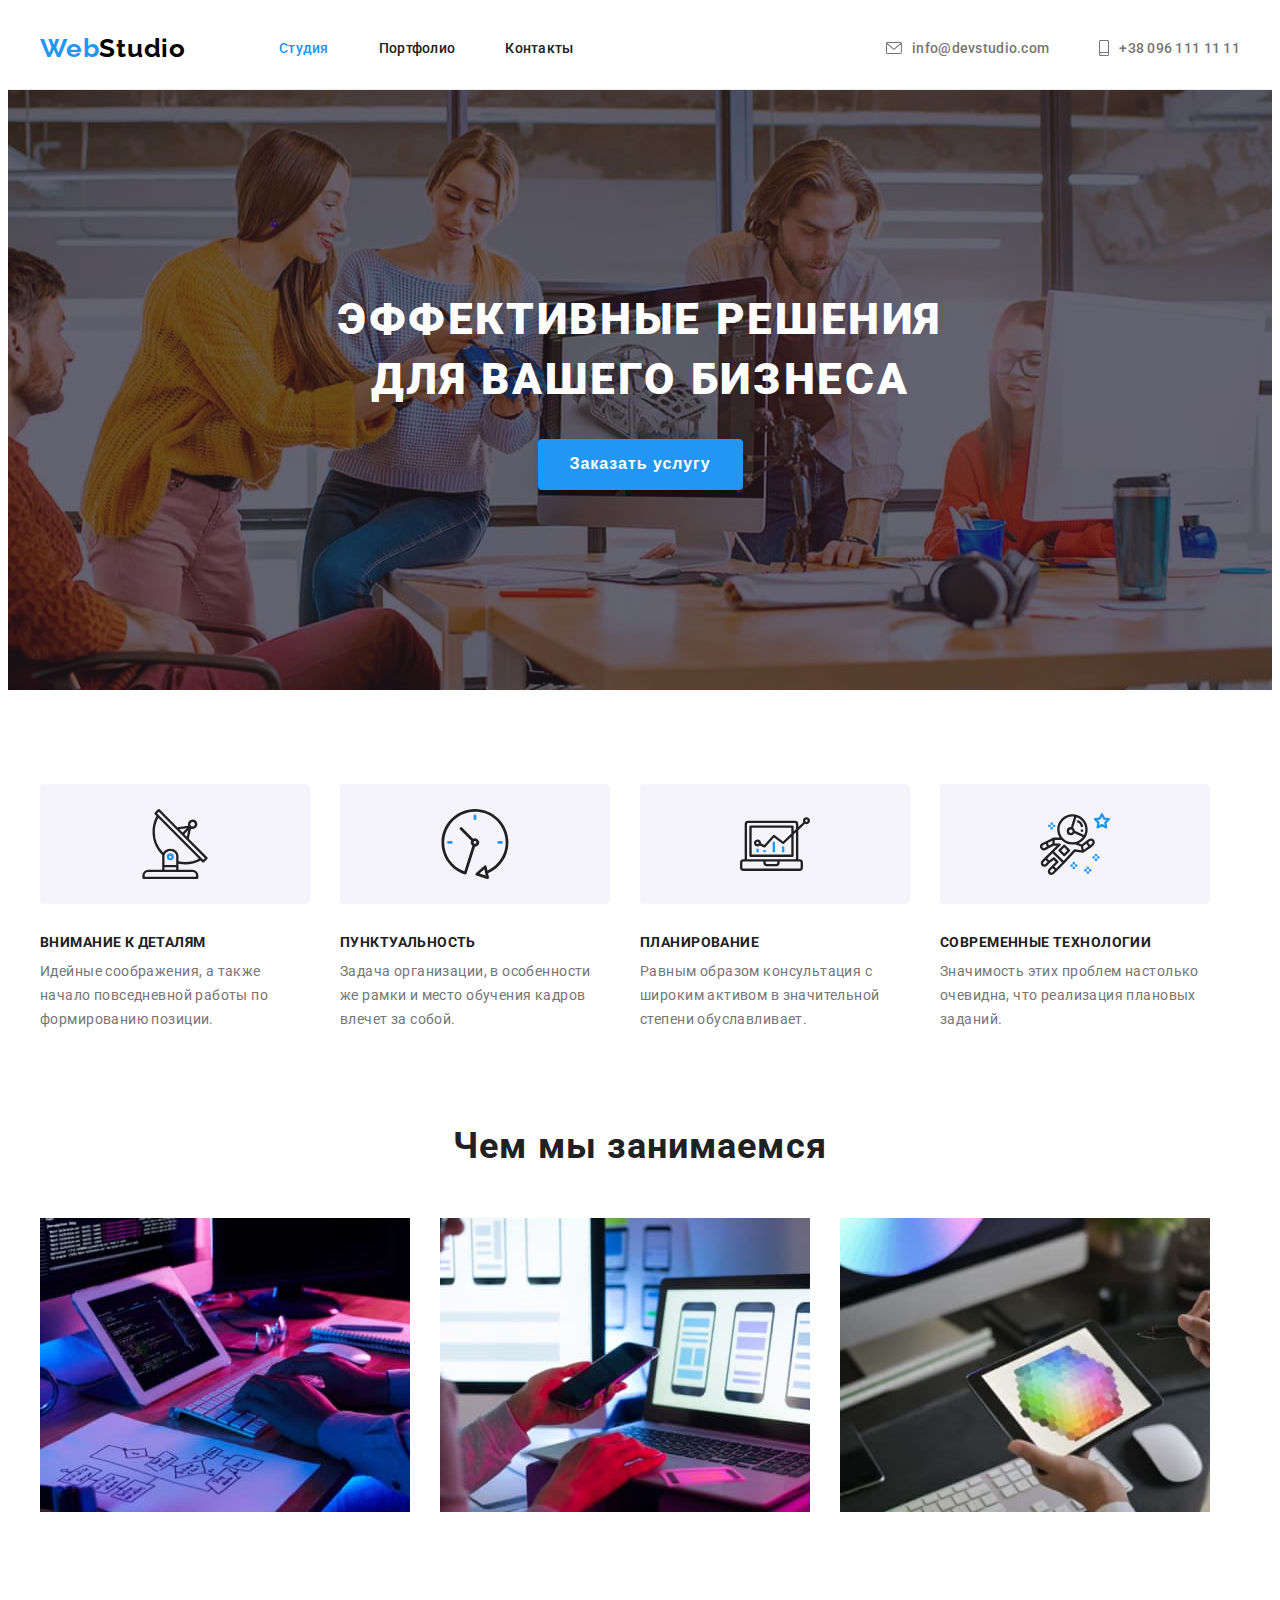
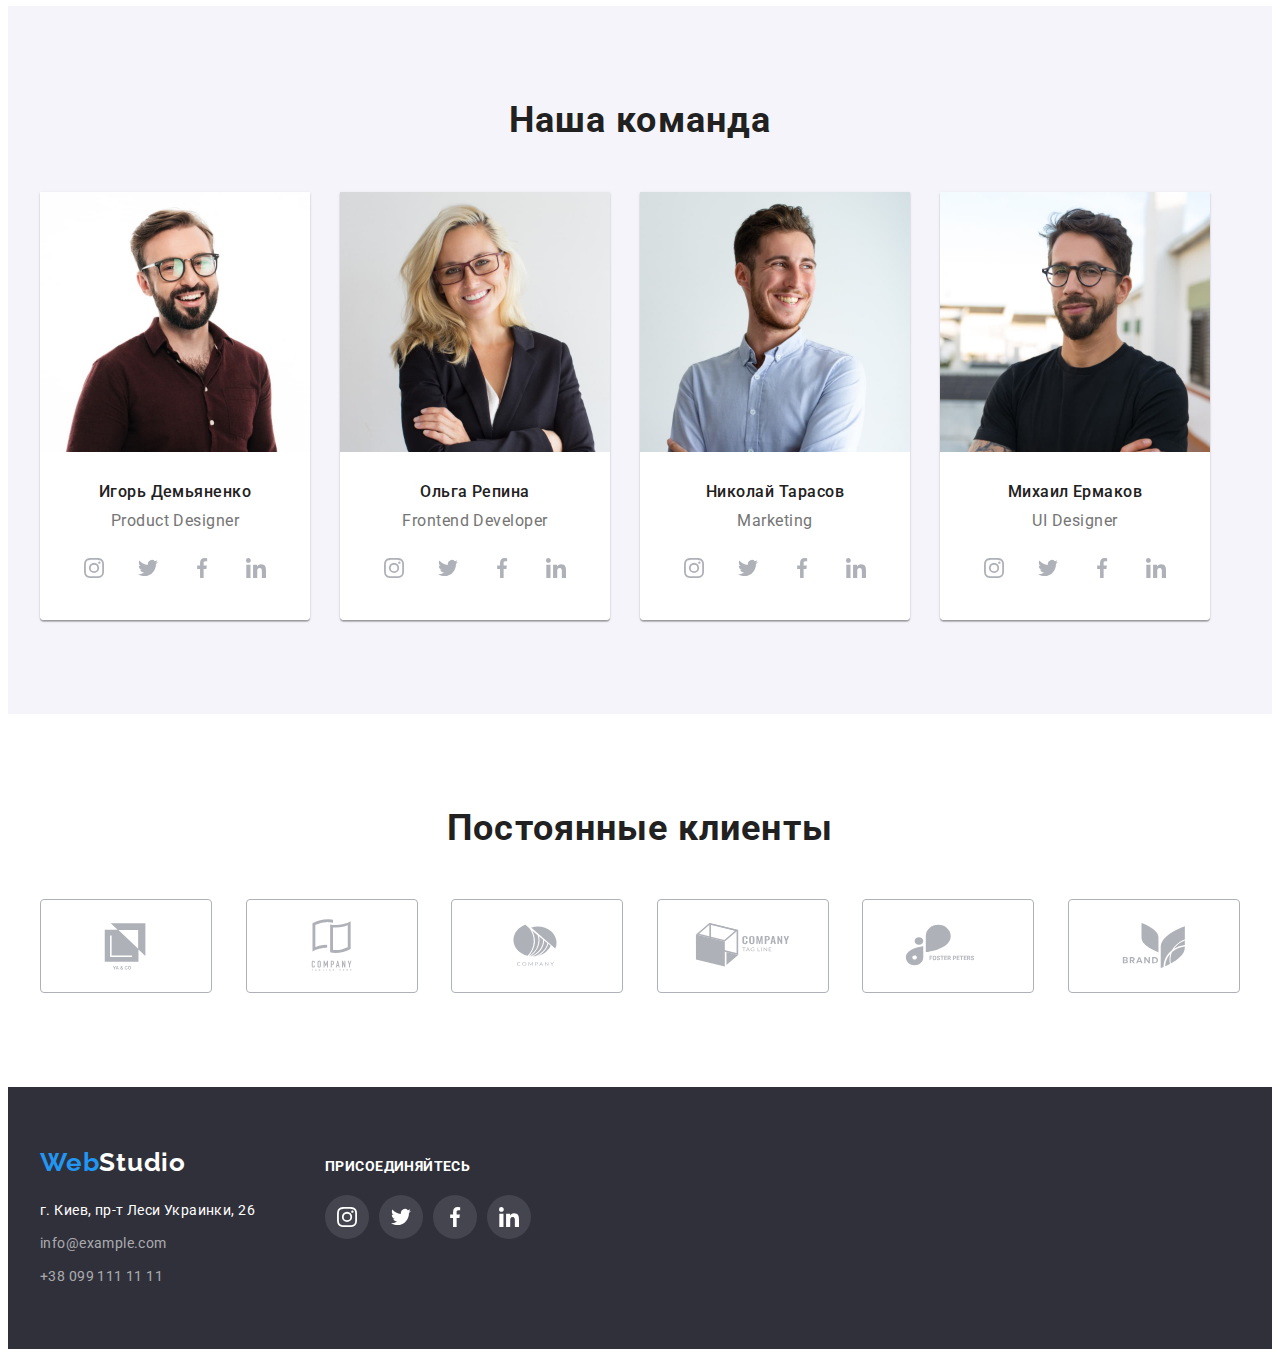
<file: index.html>
<!DOCTYPE html>
<html lang="ru">

<head>
	<meta charset="UTF-8" />
	<meta http-equiv="X-UA-Compatible" content="IE=edge" />
	<meta name="viewport" content="width=device-width, initial-scale=1.0" />
	<title>Студия</title>
	<link rel="preconnect" href="https://fonts.googleapis.com" />
	<link rel="preconnect" href="https://fonts.gstatic.com" crossorigin />
	<link
		href="https://fonts.googleapis.com/css2?family=Raleway:wght@700&family=Roboto:wght@400;500;700;900&display=swap"
		rel="stylesheet" />
	<link rel="stylesheet" href="https://cdnjs.cloudflare.com/ajax/libs/modern-normalize/1.1.0/modern-normalize.min.css"
		integrity="sha512-wpPYUAdjBVSE4KJnH1VR1HeZfpl1ub8YT/NKx4PuQ5NmX2tKuGu6U/JRp5y+Y8XG2tV+wKQpNHVUX03MfMFn9Q=="
		crossorigin="anonymous" referrerpolicy="no-referrer" />
	<link rel="stylesheet" href="./css/styles.css" />
</head>

<body>
	<!-- Хэдэр -->
	<header class="header-section">
		<div class="container">
			<a class="logo-header" lang="en" href="./">
				<span class="web-in-logo">Web</span>Studio
			</a>
			<nav>
				<ul class="main-nav">
					<li class="main-nav-item"><a class="main-nav-link current" href="./index.html">Студия</a></li>
					<li class="main-nav-item"><a class="main-nav-link" href="./portfolio.html">Портфолио</a></li>
					<li class="main-nav-item"><a class="main-nav-link" href="./contacts.html">Контакты</a></li>
				</ul>
			</nav>
			<ul class="contacts-header">
				<li class="contacts-header-item">
					<a href="mailto:info@devstudio.com" class="contacts-header-link"> <svg class="header-icon mail">
							<use href="./images/icons.svg#mail"></use>
						</svg> info@devstudio.com</a>
				</li>
				<li class="contacts-header-item">
					<a href="tel:+380961111111" class="contacts-header-link"> <svg class="header-icon phone">
							<use href="./images/icons.svg#phone"></use>
						</svg>+38 096 111 11 11</a>
				</li>
			</ul>
		</div>
	</header>
	<main>
		<!-- Герой -->
		<section class="hero">
			<div class="container">
				<h1 class="hero-title">Эффективные решения </br> для вашего бизнеса</h1>
				<button class="main-button centered" type="button">Заказать услугу</button>
			</div>
		</section>
		<!-- Преимущества -->
		<section class="benefits section">
			<div class="container">
				<h2 class="visually-hidden">Наши преимущества</h2>
				<ul class="benefits-list">
					<li class="benefits-list-item">
						<div class="benefits-div">
							<svg class="benefits-icon">
								<use href="./images/icons.svg#antenna"></use>
							</svg>
						</div>
						<h3 class="benefits-title">Внимание к деталям</h3>
						<p class="benefits-text">
							Идейные соображения, а также начало повседневной работы по формированию позиции.
						</p>
					</li>
					<li class="benefits-list-item">
						<div class="benefits-div">
							<svg class="benefits-icon">
								<use href="./images/icons.svg#clock"></use>
							</svg>
						</div>
						<h3 class="benefits-title">Пунктуальность</h3>
						<p class="benefits-text">
							Задача организации, в особенности же рамки и место обучения кадров влечет за собой.
						</p>
					</li>
					<li class="benefits-list-item">
						<div class="benefits-div">
							<svg class="benefits-icon">
								<use href="./images/icons.svg#diagram"></use>
							</svg>
						</div>
						<h3 class="benefits-title">Планирование</h3>
						<p class="benefits-text">
							Равным образом консультация с широким активом в значительной степени обуславливает.
						</p>
					</li>
					<li class="benefits-list-item">
						<div class="benefits-div">
							<svg class="benefits-icon">
								<use href="./images/icons.svg#astronaut"></use>
							</svg>
						</div>
						<h3 class="benefits-title">Современные технологии</h3>
						<p class="benefits-text">Значимость этих проблем настолько очевидна, что реализация плановых
							заданий.</p>
					</li>
				</ul>
			</div>

		</section>
		<!-- Чем мы занимаемся -->
		<section class="what-are-we-doing section">
			<div class="container">
				<h2 class="secondary-title">Чем мы занимаемся</h2>
				<ul class="what-are-we-doing-list">
					<li class="what-are-we-doing-item">
						<img src="./images/what-are-we-doing/what-are-we-doing-1.jpg" alt="Коддинг" width="370"
							height="294" />
					</li>
					<li class="what-are-we-doing-item">
						<img src="./images/what-are-we-doing/what-are-we-doing-2.jpg" alt="Мобильная версия" width="370"
							height="294" />
					</li>
					<li class="what-are-we-doing-item">
						<img src="./images/what-are-we-doing/what-are-we-doing-3.jpg" alt="Разработка дизайна"
							width="370" height="294" />
					</li>
				</ul>
			</div>

		</section>
		<!-- Наша команда -->
		<section class="our-team section">
			<div class="container">
				<h2 class="secondary-title">Наша команда</h2>
				<ul class="our-team-list">
					<li class="our-team-item">
						<div class="team-card"><img src="./images/our-team/our-team-Igor.jpg" alt="Игорь Демьяненко"
								width="270" height="260" />
							<div class="our-team-div">
								<h3 class="our-team-name">Игорь Демьяненко</h3>
								<p class="our-team-work-position">Product Designer</p>
								<ul class="social-icons-list">
									<li class="social-icons-item">
										<a class="social-icon-link" href="">
											<svg class="social-item">
												<use href="./images/icons.svg#instagram"></use>
											</svg>
										</a>
									</li>
									<li class="social-icons-item">
										<a class="social-icon-link" href="">
											<svg class="social-item">
												<use href="./images/icons.svg#twitter"></use>
											</svg class="">
										</a>
									</li>
									<li class="social-icons-item">
										<a class="social-icon-link" href="">
											<svg class="social-item">
												<use href="./images/icons.svg#facebook"></use>
											</svg>
										</a>
									</li>
									<li class="social-icons-item">
										<a class="social-icon-link" href="">
											<svg class="social-item">
												<use href="./images/icons.svg#linkedin"></use>
											</svg>
										</a>

									</li>
								</ul>
							</div>
						</div>
					</li>
					<li class="our-team-item">
						<div class="team-card"><img src="./images/our-team/our-team-Olga.jpg" alt="Ольга Репина" width="270" height="260" />
							<div class="our-team-div">
								<h3 class="our-team-name">Ольга Репина</h3>
								<p class="our-team-work-position">Frontend Developer</p>
								<ul class="social-icons-list">
									<li class="social-icons-item">
										<a class="social-icon-link" href="">
											<svg class="social-item">
												<use href="./images/icons.svg#instagram"></use>
											</svg>
										</a>
									</li>
									<li class="social-icons-item">
										<a class="social-icon-link" href="">
											<svg class="social-item">
												<use href="./images/icons.svg#twitter"></use>
											</svg class="">
										</a>
									</li>
									<li class="social-icons-item">
										<a class="social-icon-link" href="">
											<svg class="social-item">
												<use href="./images/icons.svg#facebook"></use>
											</svg>
										</a>
									</li>
									<li class="social-icons-item">
										<a class="social-icon-link" href="">
											<svg class="social-item">
												<use href="./images/icons.svg#linkedin"></use>
											</svg>
										</a>
	
									</li>
								</ul>
							</div></div>
					</li>
					<li class="our-team-item">
						<div class="team-card">
							<img src="./images/our-team/our-team-Nikolai.jpg" alt="Николай Тарасов" width="270"
							height="260" />
						<div class="our-team-div">
							<h3 class="our-team-name">Николай Тарасов</h3>
							<p class="our-team-work-position">Marketing</p>
							<ul class="social-icons-list">
								<li class="social-icons-item">
									<a class="social-icon-link" href="">
										<svg class="social-item">
											<use href="./images/icons.svg#instagram"></use>
										</svg>
									</a>
								</li>
								<li class="social-icons-item">
									<a class="social-icon-link" href="">
										<svg class="social-item">
											<use href="./images/icons.svg#twitter"></use>
										</svg class="">
									</a>
								</li>
								<li class="social-icons-item">
									<a class="social-icon-link" href="">
										<svg class="social-item">
											<use href="./images/icons.svg#facebook"></use>
										</svg>
									</a>
								</li>
								<li class="social-icons-item">
									<a class="social-icon-link" href="">
										<svg class="social-item">
											<use href="./images/icons.svg#linkedin"></use>
										</svg>
									</a>
								</li>
							</ul>
						</div>
						</div>
					</li>
					<li class="our-team-item">
						<div class="team-card"><img src="./images/our-team/our-team-Mikhail.jpg" alt="Михаил Ермаков" width="270"
							height="260" />
						<div class="our-team-div">
							<h3 class="our-team-name">Михаил Ермаков</h3>
							<p class="our-team-work-position">UI Designer</p>
							<ul class="social-icons-list">
								<li class="social-icons-item">
									<a class="social-icon-link" href="">
										<svg class="social-item">
											<use href="./images/icons.svg#instagram"></use>
										</svg>
									</a>
								</li>
								<li class="social-icons-item">
									<a class="social-icon-link" href="">
										<svg class="social-item">
											<use href="./images/icons.svg#twitter"></use>
										</svg class="">
									</a>
								</li>
								<li class="social-icons-item">
									<a class="social-icon-link" href="">
										<svg class="social-item">
											<use href="./images/icons.svg#facebook"></use>
										</svg>
									</a>
								</li>
								<li class="social-icons-item">
									<a class="social-icon-link" href="">
										<svg class="social-item">
											<use href="./images/icons.svg#linkedin"></use>
										</svg>
									</a>
								</li>
							</ul>
						</div></div>
					</li>
				</ul>
			</div>
		</section>
		<section class="section">
			
			<div class="container">
				<h2 class="secondary-title">Постоянные клиенты</h2>
				<ul class="client-list">
					<li>
						<a href="" class="client-link">
							<svg class="client-icon">
								<use href="./images/icons.svg#client1"></use>
							</svg></a>
						
					</li>
					<li>
						<a href="" class="client-link">
							<svg class="client-icon">
								<use href="./images/icons.svg#client2"></use>
							</svg></a>
						
					</li>
					<li>
						<a href="" class="client-link">
							<svg class="client-icon">
								<use href="./images/icons.svg#client3"></use>
							</svg></a>
						
					</li>
					<li>
						<a href="" class="client-link">
							<svg class="client-icon">
								<use href="./images/icons.svg#client6"></use>
							</svg></a>
						
					</li>
					<li>
						<a href="" class="client-link">
							<svg class="client-icon">
								<use href="./images/icons.svg#client4"></use>
							</svg></a>
						
					</li>
					<li>
						<a href="" class="client-link">
							<svg class="client-icon">
								<use href="./images/icons.svg#client5"></use>
							</svg></a>
						
					</li>
				</ul>
			</div>
		</section>
	</main>
	<!-- Футер -->
	<footer class="footer-section">
		<div class="container">
			<div class="footer-address-div"><a class="logo-footer" lang="en" href="./">
				<span class="web-in-logo">Web</span>Studio
			</a>
			<address>
				<ul class="address-list">
					<li class="address-list-item">
						<a class="address-footer" href="https://tinyurl.com/2mnkw5w6" target="_blank"
							rel="noopener noreferrer">
							г. Киев, пр-т Леси Украинки, 26
						</a>
					</li>
					<li class="address-list-item"><a class="contacts-footer"
							href="mailto:info@example.com">info@example.com</a></li>
					<li class="address-list-item"><a class="contacts-footer" href="tel:+380991111111">+38 099 111 11
							11</a></li>
				</ul>
			</address></div>
			<div class="invite-div">
				<h2 class="invite-title">Присоединяйтесь</h2>
				<ul class="social-icons-list-footer">
					<li class="social-icons-item-footer">
						<a class="social-icon-link-footer" href="">
							<svg class="social-item-footer">
								<use href="./images/icons.svg#instagram"></use>
							</svg>
						</a>
					</li>
					<li class="social-icons-item-footer">
						<a class="social-icon-link-footer" href="">
							<svg class="social-item-footer">
								<use href="./images/icons.svg#twitter"></use>
							</svg class="">
						</a>
					</li>
					<li class="social-icons-item-footer">
						<a class="social-icon-link-footer" href="">
							<svg class="social-item-footer">
								<use href="./images/icons.svg#facebook"></use>
							</svg>
						</a>
					</li>
					<li class="social-icons-item-footer">
						<a class="social-icon-link-footer" href="">
							<svg class="social-item-footer">
								<use href="./images/icons.svg#linkedin"></use>
							</svg>
						</a>
					</li>
				</ul>
			</div>
			
		</div>
	</footer>
</body>

</html>
</file>
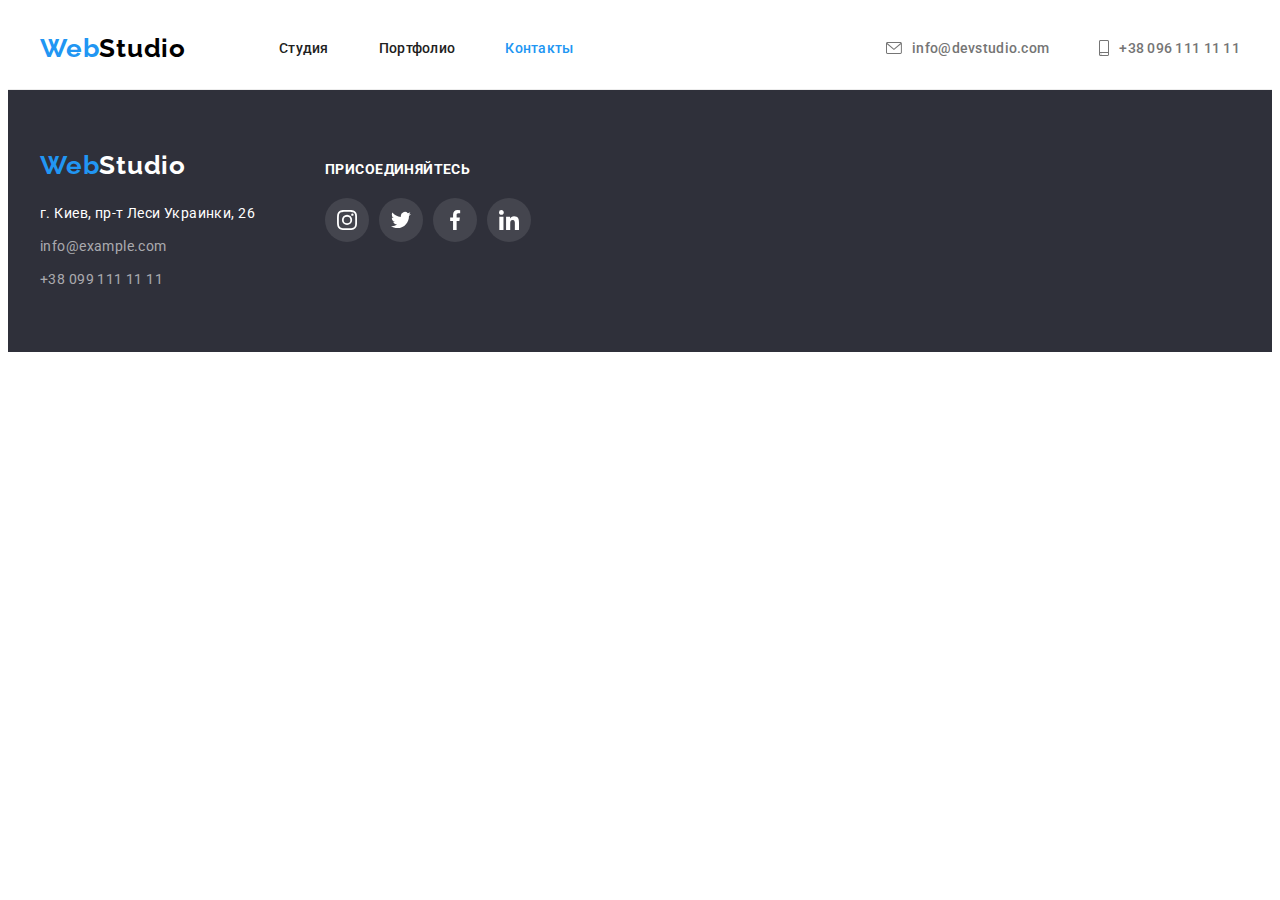
<file: contacts.html>
<!DOCTYPE html>
<html lang="ru">
	<head>
		<meta charset="UTF-8" />
		<meta http-equiv="X-UA-Compatible" content="IE=edge" />
		<meta name="viewport" content="width=device-width, initial-scale=1.0" />
		<title>Контакты</title>
		<link rel="preconnect" href="https://fonts.googleapis.com" />
		<link rel="preconnect" href="https://fonts.gstatic.com" crossorigin />
		<link
			href="https://fonts.googleapis.com/css2?family=Raleway:wght@700&family=Roboto:wght@400;500;700;900&display=swap"
			rel="stylesheet"
		/>
		<link
			rel="stylesheet"
			href="https://cdnjs.cloudflare.com/ajax/libs/modern-normalize/1.1.0/modern-normalize.min.css"
			integrity="sha512-wpPYUAdjBVSE4KJnH1VR1HeZfpl1ub8YT/NKx4PuQ5NmX2tKuGu6U/JRp5y+Y8XG2tV+wKQpNHVUX03MfMFn9Q=="
			crossorigin="anonymous"
			referrerpolicy="no-referrer"
		/>
		<link rel="stylesheet" href="./css/styles.css" />
	</head>
	<body>
		<!-- Хэдэр -->
		<header class="header-section">
			<div class="container">
				<a class="logo-header" lang="en" href="./">
					<span class="web-in-logo">Web</span>Studio
				</a>
				<nav>
					<ul class="main-nav">
						<li class="main-nav-item"><a class="main-nav-link" href="./index.html">Студия</a></li>
						<li class="main-nav-item"><a class="main-nav-link" href="./portfolio.html">Портфолио</a></li>
						<li class="main-nav-item"><a class="main-nav-link current" href="./contacts.html">Контакты</a></li>
					</ul>
				</nav>
				<ul class="contacts-header">
					<li class="contacts-header-item">
						<a href="mailto:info@devstudio.com" class="contacts-header-link"> <svg class="header-icon mail">
								<use href="./images/icons.svg#mail"></use>
							</svg> info@devstudio.com</a>
					</li>
					<li class="contacts-header-item">
						<a href="tel:+380961111111" class="contacts-header-link"> <svg class="header-icon phone">
								<use href="./images/icons.svg#phone"></use>
							</svg>+38 096 111 11 11</a>
					</li>
				</ul>
			</div>
		</header>
		<main></main>
		<!-- Футер -->
		<footer class="footer-section">
			<div class="container">
				<div class="footer-address-div"><a class="logo-footer" lang="en" href="./">
					<span class="web-in-logo">Web</span>Studio
				</a>
				<address>
					<ul class="address-list">
						<li class="address-list-item">
							<a class="address-footer" href="https://tinyurl.com/2mnkw5w6" target="_blank"
								rel="noopener noreferrer">
								г. Киев, пр-т Леси Украинки, 26
							</a>
						</li>
						<li class="address-list-item"><a class="contacts-footer"
								href="mailto:info@example.com">info@example.com</a></li>
						<li class="address-list-item"><a class="contacts-footer" href="tel:+380991111111">+38 099 111 11
								11</a></li>
					</ul>
				</address></div>
				<div class="invite-div">
					<h2 class="invite-title">Присоединяйтесь</h2>
					<ul class="social-icons-list-footer">
						<li class="social-icons-item-footer">
							<a class="social-icon-link-footer" href="">
								<svg class="social-item-footer">
									<use href="./images/icons.svg#instagram"></use>
								</svg>
							</a>
						</li>
						<li class="social-icons-item-footer">
							<a class="social-icon-link-footer" href="">
								<svg class="social-item-footer">
									<use href="./images/icons.svg#twitter"></use>
								</svg class="">
							</a>
						</li>
						<li class="social-icons-item-footer">
							<a class="social-icon-link-footer" href="">
								<svg class="social-item-footer">
									<use href="./images/icons.svg#facebook"></use>
								</svg>
							</a>
						</li>
						<li class="social-icons-item-footer">
							<a class="social-icon-link-footer" href="">
								<svg class="social-item-footer">
									<use href="./images/icons.svg#linkedin"></use>
								</svg>
							</a>
						</li>
					</ul>
				</div>
				
			</div>
		</footer>
	</body>
</html>
</file>
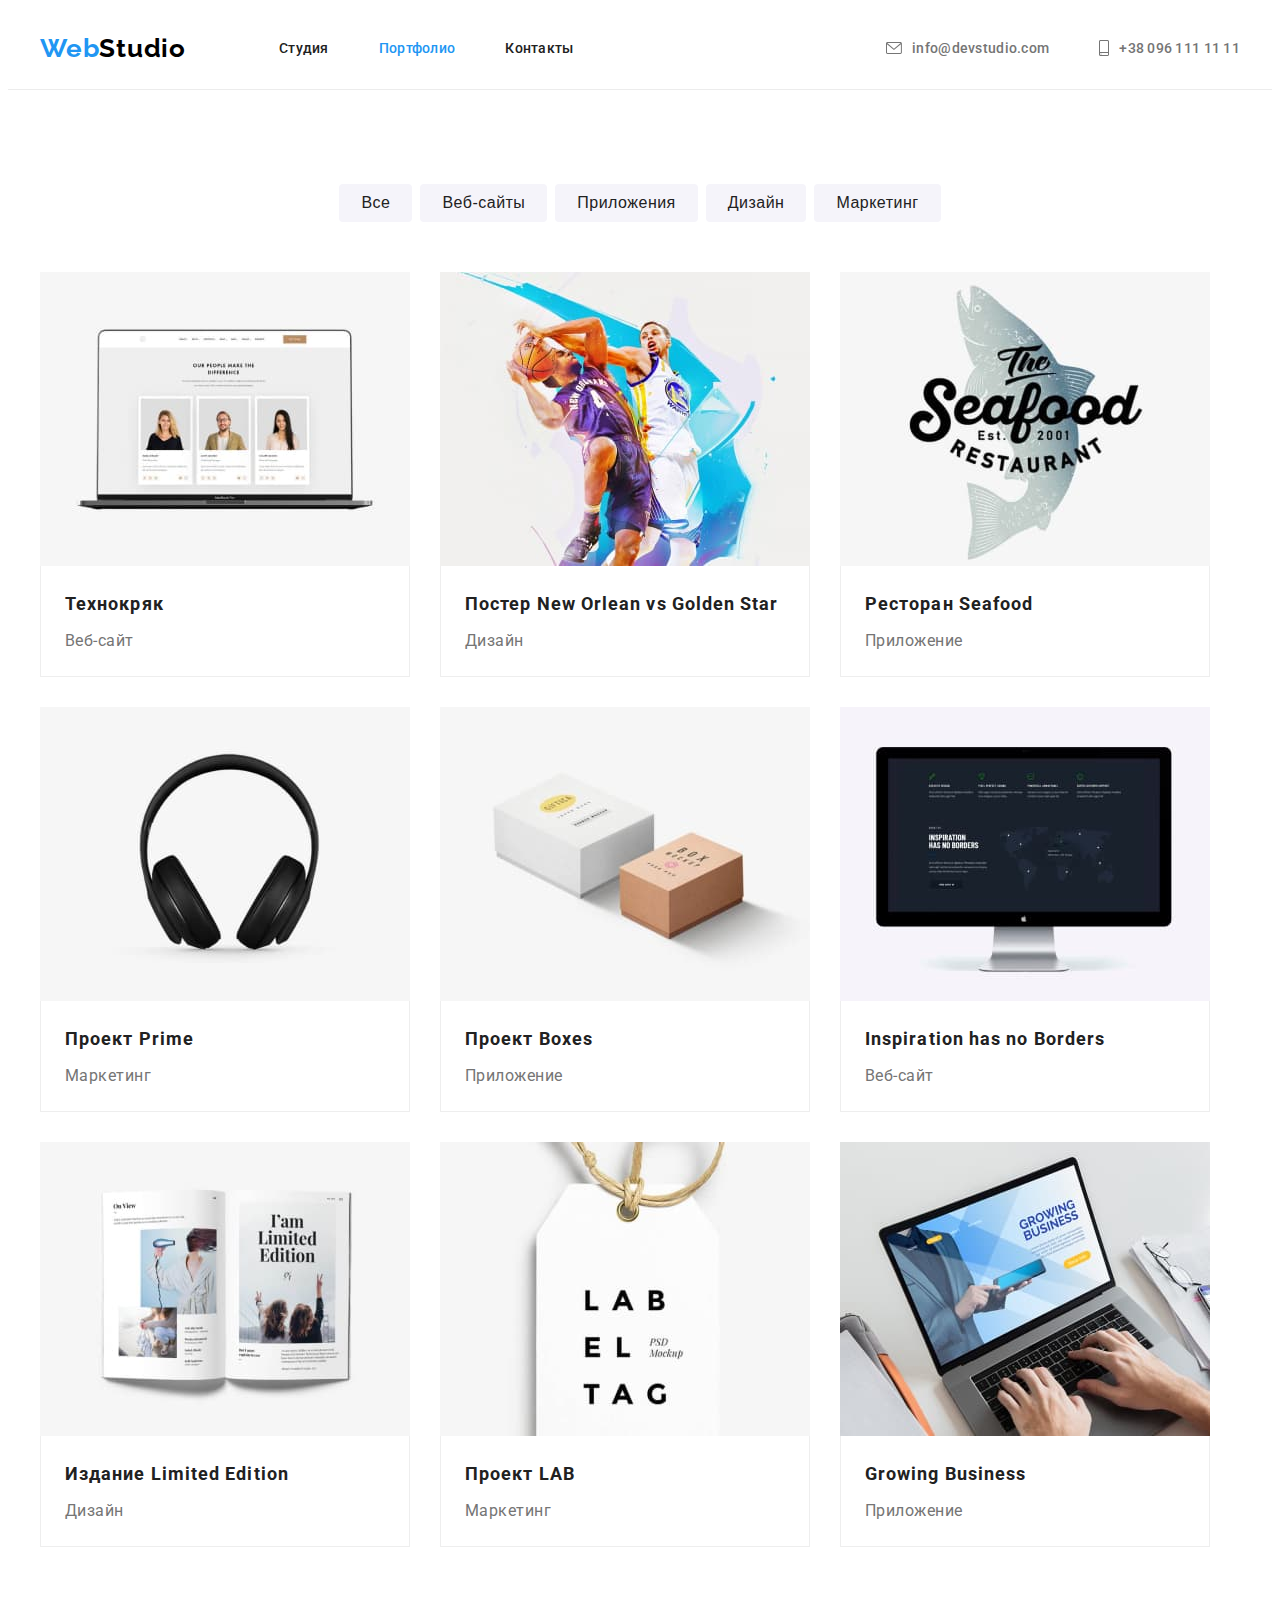
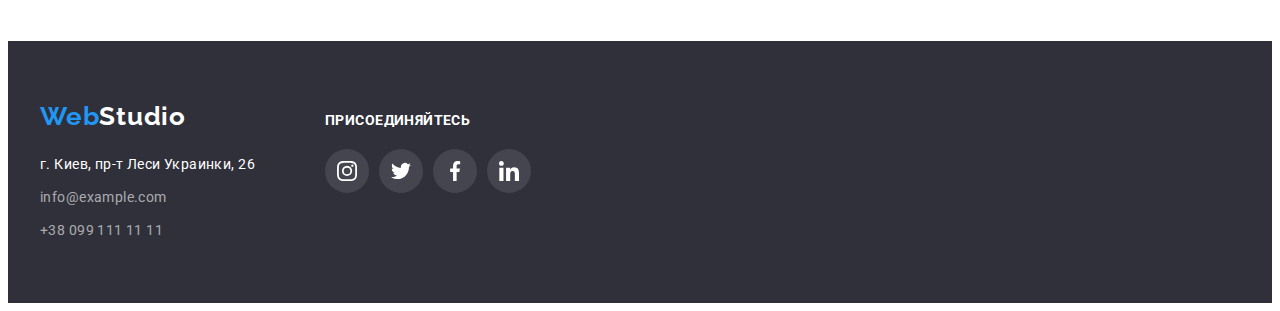
<file: portfolio.html>
<!DOCTYPE html>
<html lang="ru">
	<head>
		<meta charset="UTF-8" />
		<meta http-equiv="X-UA-Compatible" content="IE=edge" />
		<meta name="viewport" content="width=device-width, initial-scale=1.0" />
		<title>Портфолио</title>
		<link rel="preconnect" href="https://fonts.googleapis.com" />
		<link rel="preconnect" href="https://fonts.gstatic.com" crossorigin />
		<link
			href="https://fonts.googleapis.com/css2?family=Raleway:wght@700&family=Roboto:wght@400;500;700;900&display=swap"
			rel="stylesheet"
		/>
		<link
			rel="stylesheet"
			href="https://cdnjs.cloudflare.com/ajax/libs/modern-normalize/1.1.0/modern-normalize.min.css"
			integrity="sha512-wpPYUAdjBVSE4KJnH1VR1HeZfpl1ub8YT/NKx4PuQ5NmX2tKuGu6U/JRp5y+Y8XG2tV+wKQpNHVUX03MfMFn9Q=="
			crossorigin="anonymous"
			referrerpolicy="no-referrer"
		/>
		<link rel="stylesheet" href="./css/styles.css" />
	</head>
	<body>
		<!-- Хэдэр -->
		<header class="header-section">
			<div class="container">
				<a class="logo-header" lang="en" href="./">
					<span class="web-in-logo">Web</span>Studio
				</a>
				<nav>
					<ul class="main-nav">
						<li class="main-nav-item"><a class="main-nav-link" href="./index.html">Студия</a></li>
						<li class="main-nav-item"><a class="main-nav-link current" href="./portfolio.html">Портфолио</a></li>
						<li class="main-nav-item"><a class="main-nav-link" href="./contacts.html">Контакты</a></li>
					</ul>
				</nav>
				<ul class="contacts-header">
					<li class="contacts-header-item">
						<a href="mailto:info@devstudio.com" class="contacts-header-link"> <svg class="header-icon mail">
								<use href="./images/icons.svg#mail"></use>
							</svg> info@devstudio.com</a>
					</li>
					<li class="contacts-header-item">
						<a href="tel:+380961111111" class="contacts-header-link"> <svg class="header-icon phone">
								<use href="./images/icons.svg#phone"></use>
							</svg>+38 096 111 11 11</a>
					</li>
				</ul>
			</div>
		</header>
		<main>
			<section class="section">
				<div class="container">
					<h1 class="visually-hidden">Наши проекты</h1>
					<ul class="sorting-list">
						<li class="sorting-list-item"><button class="sort-button" type="button">Все</button></li>
						<li class="sorting-list-item"><button class="sort-button" type="button">Веб-сайты</button></li>
						<li class="sorting-list-item"><button class="sort-button" type="button">Приложения</button></li>
						<li class="sorting-list-item"><button class="sort-button" type="button">Дизайн</button></li>
						<li class="sorting-list-item"><button class="sort-button" type="button">Маркетинг</button></li>
					</ul>
					<ul class="portfolio-list">
						<li class="portfolio-list-item">
							<a href="" class="projects-item">
								<img
									class="portfolio-img"
									src="./images/portfolio/portfolio1.jpg"
									alt="Технокряк"
									width="370"
									height="294"
								/>
								<div class="project-info">
									<h2 class="project-name">Технокряк</h2>
									<p class="sort-item">Веб-сайт</p>
								</div>
							</a>
						</li>
						<li class="portfolio-list-item">
							<a href="" class="projects-item">
								<img
									class="portfolio-img"
									src="./images/portfolio/portfolio2.jpg"
									alt="Постер New Orlean vs Golden Star"
									width="370"
									height="294"
								/>
								<div class="project-info">
									<h2 class="project-name">Постер New Orlean vs Golden Star</h2>
									<p class="sort-item">Дизайн</p>
								</div>
							</a>
						</li>
						<li class="portfolio-list-item">
							<a href="" class="projects-item">
								<img
									class="portfolio-img"
									src="./images/portfolio/portfolio3.jpg"
									alt="Ресторан Seafood"
									width="370"
									height="294"
								/>
								<div class="project-info">
									<h2 class="project-name">Ресторан Seafood</h2>
									<p class="sort-item">Приложение</p>
								</div>
							</a>
						</li>
						<li class="portfolio-list-item">
							<a href="" class="projects-item">
								<img
									class="portfolio-img"
									src="./images/portfolio/portfolio4.jpg"
									alt="Проект Prime"
									width="370"
									height="294"
								/>
								<div class="project-info">
									<h2 class="project-name">Проект Prime</h2>
									<p class="sort-item">Маркетинг</p>
								</div>
							</a>
						</li>
						<li class="portfolio-list-item">
							<a href="" class="projects-item">
								<img
									class="portfolio-img"
									src="./images/portfolio/portfolio5.jpg"
									alt="Проект Boxes"
									width="370"
									height="294"
								/>
								<div class="project-info">
									<h2 class="project-name">Проект Boxes</h2>
									<p class="sort-item">Приложение</p>
								</div>
							</a>
						</li>
						<li class="portfolio-list-item">
							<a href="" class="projects-item">
								<img
									class="portfolio-img"
									src="./images/portfolio/portfolio6.jpg"
									alt="Inspiration has no Borders"
									width="370"
									height="294"
								/>
								<div class="project-info">
									<h2 class="project-name">Inspiration has no Borders</h2>
									<p class="sort-item">Веб-сайт</p>
								</div>
							</a>
						</li>
						<li class="portfolio-list-item">
							<a href="" class="projects-item">
								<img
									class="portfolio-img"
									src="./images/portfolio/portfolio7.jpg"
									alt="Издание Limited Edition"
									width="370"
									height="294"
								/>
								<div class="project-info">
									<h2 class="project-name">Издание Limited Edition</h2>
									<p class="sort-item">Дизайн</p>
								</div>
							</a>
						</li>
						<li class="portfolio-list-item">
							<a href="" class="projects-item">
								<img
									class="portfolio-img"
									src="./images/portfolio/portfolio8.jpg"
									alt="Проект LAB"
									width="370"
									height="294"
								/>
								<div class="project-info">
									<h2 class="project-name">Проект LAB</h2>
									<p class="sort-item">Маркетинг</p>
								</div>
							</a>
						</li>
						<li class="portfolio-list-item">
							<a href="" class="projects-item">
								<img
									class="portfolio-img"
									src="./images/portfolio/portfolio9.jpg"
									alt="Growing Business"
									width="370"
									height="294"
								/>
								<div class="project-info">
									<h2 class="project-name">Growing Business</h2>
									<p class="sort-item">Приложение</p>
								</div>
							</a>
						</li>
					</ul>
				</div>
			</section>
		</main>
		<!-- Футер -->
		<footer class="footer-section">
			<div class="container">
				<div class="footer-address-div"><a class="logo-footer" lang="en" href="./">
					<span class="web-in-logo">Web</span>Studio
				</a>
				<address>
					<ul class="address-list">
						<li class="address-list-item">
							<a class="address-footer" href="https://tinyurl.com/2mnkw5w6" target="_blank"
								rel="noopener noreferrer">
								г. Киев, пр-т Леси Украинки, 26
							</a>
						</li>
						<li class="address-list-item"><a class="contacts-footer"
								href="mailto:info@example.com">info@example.com</a></li>
						<li class="address-list-item"><a class="contacts-footer" href="tel:+380991111111">+38 099 111 11
								11</a></li>
					</ul>
				</address></div>
				<div class="invite-div">
					<h2 class="invite-title">Присоединяйтесь</h2>
					<ul class="social-icons-list-footer">
						<li class="social-icons-item-footer">
							<a class="social-icon-link-footer" href="">
								<svg class="social-item-footer">
									<use href="./images/icons.svg#instagram"></use>
								</svg>
							</a>
						</li>
						<li class="social-icons-item-footer">
							<a class="social-icon-link-footer" href="">
								<svg class="social-item-footer">
									<use href="./images/icons.svg#twitter"></use>
								</svg class="">
							</a>
						</li>
						<li class="social-icons-item-footer">
							<a class="social-icon-link-footer" href="">
								<svg class="social-item-footer">
									<use href="./images/icons.svg#facebook"></use>
								</svg>
							</a>
						</li>
						<li class="social-icons-item-footer">
							<a class="social-icon-link-footer" href="">
								<svg class="social-item-footer">
									<use href="./images/icons.svg#linkedin"></use>
								</svg>
							</a>
						</li>
					</ul>
				</div>
				
			</div>
		</footer>
	</body>
</html>
</file>
<file: css/styles.css>
:root {
	--accent-color: #2196f3;
	--primary-black: #212121;
	--primary-grey: #757575;
	--white: #ffffff;
	--background-black: #2f303a;
	--background-grey: #f5f4fa;
}
body {
	font-family: roboto, sans-serif;
	color: var(--primary-grey);
	font-size: 14px;
	line-height: 1.71;
	letter-spacing: 0.03em;
}
ul,
h1,
h2,
h3,
h4,
h5,
h6,
p {
	margin-top: 0;
	margin-bottom: 0;
	padding-inline-start: 0;
}
img {
	display: block;
	max-width: 100%;
}
.centered {
	margin-left: auto;
	margin-right: auto;
}
.main-nav-link.current {
	color: var(--accent-color);
}
.container {
	width: 1200px;
	margin-left: auto;
	margin-right: auto;
	padding-left: 15px;
	padding-right: 15px;
}
.header-section > .container {
	background-color: var(--white);
	display: flex;
	align-items: center;
}
.header-section {
	border-bottom: 1px solid #ececec;
}
.logo-header {
	font-family: raleway, sans-serif;
	font-weight: 700;
	font-size: 26px;
	line-height: 1.2;
	letter-spacing: 0.03em;
	color: #000000;
	text-decoration: none;
	margin-right: 93px;
}
.main-nav {
	display: flex;
}
.main-nav-item:not(:first-child),
.contacts-header-item:not(:first-child) {
	margin-left: 50px;
}
.contacts-header {
	display: flex;
	margin-left: auto;
}
.web-in-logo {
	color: var(--accent-color);
}
.section {
	padding-top: 94px;
	padding-bottom: 94px;
}
.main-nav,
.contacts-header,
.benefits-list,
.what-are-we-doing-list,
.our-team-list,
.address-list,
.sorting-list,
.portfolio-list {
	list-style-type: none;
}
.contacts-header-link,
.main-nav-link {
	font-weight: 500;
	line-height: 1.2;
	letter-spacing: 0.02em;
	text-decoration: none;
}
.contacts-header-link {
	color: var(--primary-grey);
}
.main-nav-link {
	color: var(--primary-black);
	display: block;
	padding-top: 32px;
	padding-bottom: 32px;
}
.main-nav-link:hover,
.main-nav-link:focus,
.contacts-header-link:hover,
.contacts-header-link:focus {
	color: var(--accent-color);
}
.header-icon {
	fill: currentColor;
	margin-right: 10px;
}
.header-icon:hover,
.header-icon:focus {
	fill: var(--accent-color);
}
.hero {
	padding-top: 200px;
	padding-bottom: 200px;

	background-image: linear-gradient(to right, rgba(47, 40, 50, 0.4), rgba(47, 40, 50, 0.4)), url(../images/bcg-img.jpg);
	background-repeat: no-repeat;
	background-size: cover;
	background-position: center;
	max-width: 1600px;
	margin-left: auto;
	margin-right: auto;
}
.hero-title {
	font-weight: 900;
	font-size: 44px;
	line-height: 1.36;
	text-transform: uppercase;
	text-align: center;
	letter-spacing: 0.06em;
	color: var(--white);

	margin-bottom: 30px;
}
.hero.section {
	padding-top: 200px;
	padding-bottom: 200px;
}
.main-button {
	font-weight: 700;
	font-size: 16px;
	line-height: 1.88;
	display: flex;
	align-items: center;
	text-align: center;
	letter-spacing: 0.06em;
	color: var(--white);
	border: none;
	padding: 10px 32px;
	box-shadow: 0px 4px 4px rgba(0, 0, 0, 0.15);
	border-radius: 4px;

	cursor: pointer;

	background-color: var(--accent-color);
}
.visually-hidden {
	position: absolute;
	width: 1px;
	height: 1px;
	margin: -1px;
	border: 0;
	padding: 0;
	white-space: nowrap;
	clip-path: inset(100%);
	clip: rect(0 0 0 0);
	overflow: hidden;
}
.benefits-list {
	display: flex;
}
.benefits-list-item {
	max-width: 270px;
}
.benefits-list-item:not(:first-child) {
	margin-left: 30px;
}
.benefits,
.what-are-we-doing {
	background-color: var(--white);
}
.benefits-title {
	font-size: 14px;
	line-height: 1.2;
	text-transform: uppercase;
	color: var(--primary-black);
	margin-bottom: 10px;
}
.what-are-we-doing-list {
	display: flex;
}
.what-are-we-doing-item:not(:first-child) {
	margin-left: 30px;
}
.secondary-title {
	font-size: 36px;
	line-height: 1.16;
	text-align: center;
	letter-spacing: 0.03em;
	color: var(--primary-black);

	margin-bottom: 50px;
}
.what-are-we-doing {
	padding-top: 0;
}
.our-team {
	background-color: var(--background-grey);
}
.our-team-list {
	display: flex;
}
.our-team-item:not(:first-child) {
	margin-left: 30px;
}

.our-team-name {
	font-weight: 500;
	color: var(--primary-black);
	margin-bottom: 10px;
}
.our-team-work-position {
	color: var(--primary-grey);
	margin-bottom: 16px;
}
.our-team-div {
	padding-top: 30px;
	padding-bottom: 30px;
	background-color: var(--white);
	border-radius: 0px 0px 4px 4px;
}
.our-team-work-position,
.our-team-name {
	font-size: 16px;
	line-height: 1.19;
	text-align: center;
	letter-spacing: 0.03em;
}
.footer-section {
	background-color: var(--background-black);
	padding-top: 60px;
	padding-bottom: 60px;
}
.logo-footer {
	font-family: raleway, sans-serif;
	font-weight: 700;
	font-size: 26px;
	line-height: 1.19;
	letter-spacing: 0.03em;
	color: var(--white);
	text-decoration: none;
	margin-bottom: 30px;
}

.address-footer {
	text-decoration: none;
	color: var(--white);
	font-style: normal;
}
.contacts-footer {
	text-decoration: none;
	color: rgba(255, 255, 255, 0.6);
	font-style: normal;
}
.address-list-item:not(:first-child) {
	margin-top: 9px;
}
.address-list {
	margin-top: 20px;
}
.address-footer:hover,
.address-footer:focus,
.contacts-footer:hover,
.contacts-footer:focus {
	color: var(--accent-color);
}
/* Portfolio  */
.sort-button {
	font-weight: 500;
	font-size: 16px;
	line-height: 1.62;
	text-align: center;
	letter-spacing: 0.03em;
	color: var(--primary-black);
	border-radius: 4px;
	border: none;
	padding: 6px 22px;

	background-color: var(--background-grey);

	cursor: pointer;
}
.sorting-list {
	display: flex;
	justify-content: center;
	margin-bottom: 50px;
}
.sorting-list-item:not(:first-child) {
	margin-left: 8px;
}
.sort-button:hover,
.sort-button:focus {
	color: var(--white);
	background-color: var(--accent-color);
	box-shadow: 0px 3px 1px rgba(0, 0, 0, 0.1), 0px 1px 2px rgba(0, 0, 0, 0.08), 0px 2px 2px rgba(0, 0, 0, 0.12);
}
.portfolio-list {
	display: flex;
	flex-wrap: wrap;
	margin-left: -30px;
	margin-top: -30px;
}
.portfolio-list-item {
	margin-left: 30px;
	margin-top: 30px;
}
.project-name {
	font-size: 18px;
	line-height: 2;
	letter-spacing: 0.06em;
	color: var(--primary-black);
	margin-bottom: 4px;
}
.sort-item {
	font-size: 16px;
	line-height: 1.88;
	letter-spacing: 0.03em;
	color: var(--primary-grey);
}
.projects-item {
	text-decoration: none;
}
.projects-item:hover,
.projects-item:focus {
	display: block;
	box-shadow: 0px 1px 1px rgba(0, 0, 0, 0.12), 0px 4px 4px rgba(0, 0, 0, 0.06), 1px 4px 6px rgba(0, 0, 0, 0.16);
}
.project-info {
	padding-top: 20px;
	padding-bottom: 20px;
	padding-left: 24px;
	padding-right: 24px;
	border-bottom: 1px solid #eeeeee;
	border-left: 1px solid #eeeeee;
	border-right: 1px solid #eeeeee;
}
.contacts-header-link {
	display: flex;
	align-items: center;
}
.header-icon.mail {
	width: 16px;
	height: 12px;
}
.header-icon.phone {
	width: 10px;
	height: 16px;
}
.benefits-icon {
	width: 70px;
	height: 70px;
}
.benefits-div {
	display: flex;
	align-items: center;
	justify-content: center;
	background-color: var(--background-grey);
	height: 120px;
	border-radius: 4px;
	margin-bottom: 30px;
}
.social-icons-list {
	list-style: none;
	display: flex;
	justify-content: center;
	align-content: center;
}

.social-item {
	width: 20px;
	height: 20px;
}
.social-icon-link {
	display: flex;
	justify-content: center;
	align-items: center;
	width: 44px;
	height: 44px;
	border-radius: 50%;
	fill: #afb1b8;
}
.social-icon-link:hover,
.social-icon-link:focus {
	background-color: var(--accent-color);
	fill: #fff;
}
.social-icons-item:not(:last-child) {
	margin-right: 10px;
}
.team-card {
	box-shadow: 0px 1px 3px rgba(0, 0, 0, 0.12), 0px 1px 1px rgba(0, 0, 0, 0.14), 0px 2px 1px rgba(0, 0, 0, 0.2);
	border-radius: 0px 0px 4px 4px;
}
.client-list {
	display: flex;
	justify-content: space-between;
	list-style: none;
}
.client-link {
	display: flex;
	justify-content: center;
	align-items: center;
	width: 170px;
	height: 92px;
	border: 1px solid #afb1b8;
	border-radius: 4px;
	fill: #afb1b8;
}
.client-link:hover,
.client-link:focus {
	fill: var(--accent-color);
	border: 1px solid var(--accent-color);
}
.client-icon {
	width: 106px;
	height: 60px;
}
.invite-title {
	text-transform: uppercase;
	color: #ffffff;
	font-size: 14px;
	line-height: 1.14;
	letter-spacing: 0.03em;
}
.footer-section > .container {
	display: flex;
	align-items: baseline;
}
.invite-div {
	margin-left: 70px;
}
.social-icons-list-footer {
	display: flex;
	list-style: none;
	justify-content: center;
	align-content: center;
	margin-top: 20px;
}
.social-item-footer {
	width: 20px;
	height: 20px;
}
.social-icon-link-footer {
	display: flex;
	justify-content: center;
	align-items: center;
	width: 44px;
	height: 44px;
	border-radius: 50%;
	fill: var(--white);
	background-color: rgba(255, 255, 255, 0.1);
}
.social-icon-link-footer:hover,
.social-icon-link-footer:focus {
	background-color: var(--accent-color);
}
.social-icons-item-footer:not(:last-child) {
	margin-right: 10px;
}
.social-icons-item-footer {
	display: flex;
}
</file>
